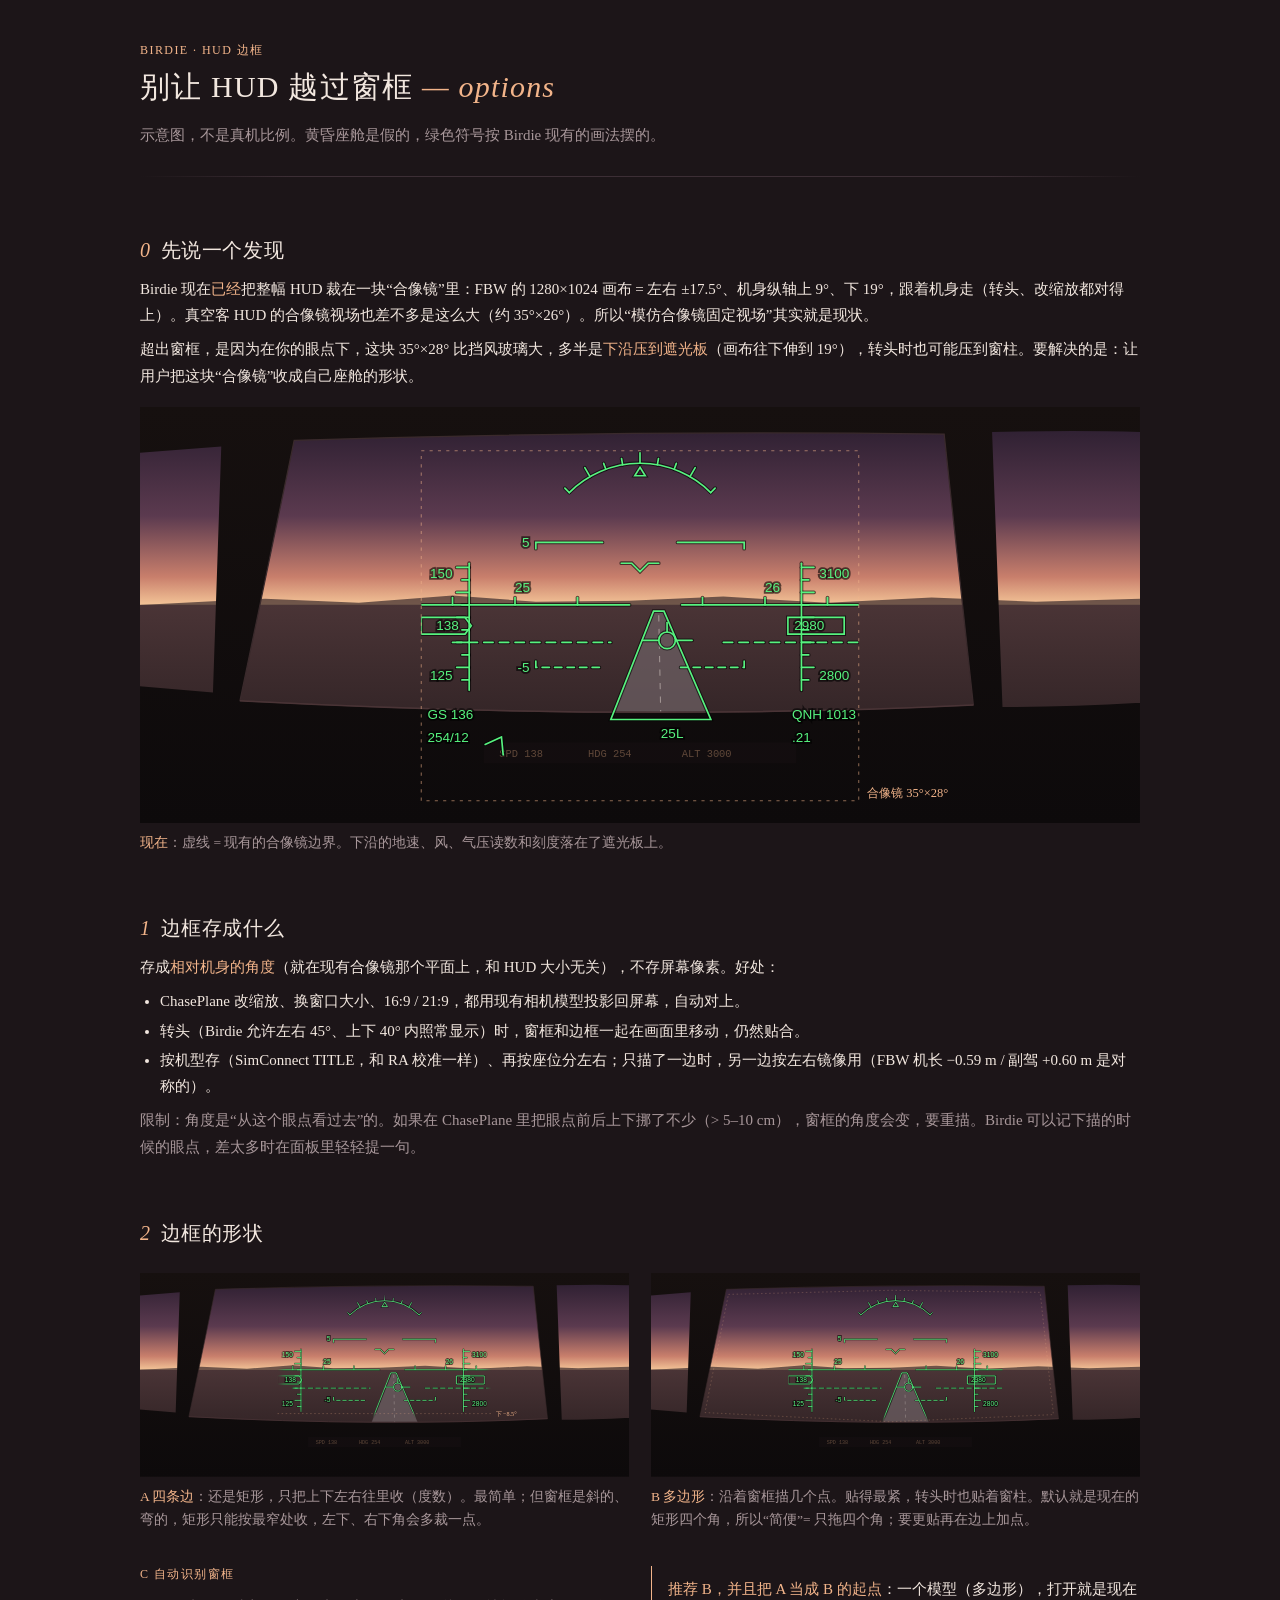
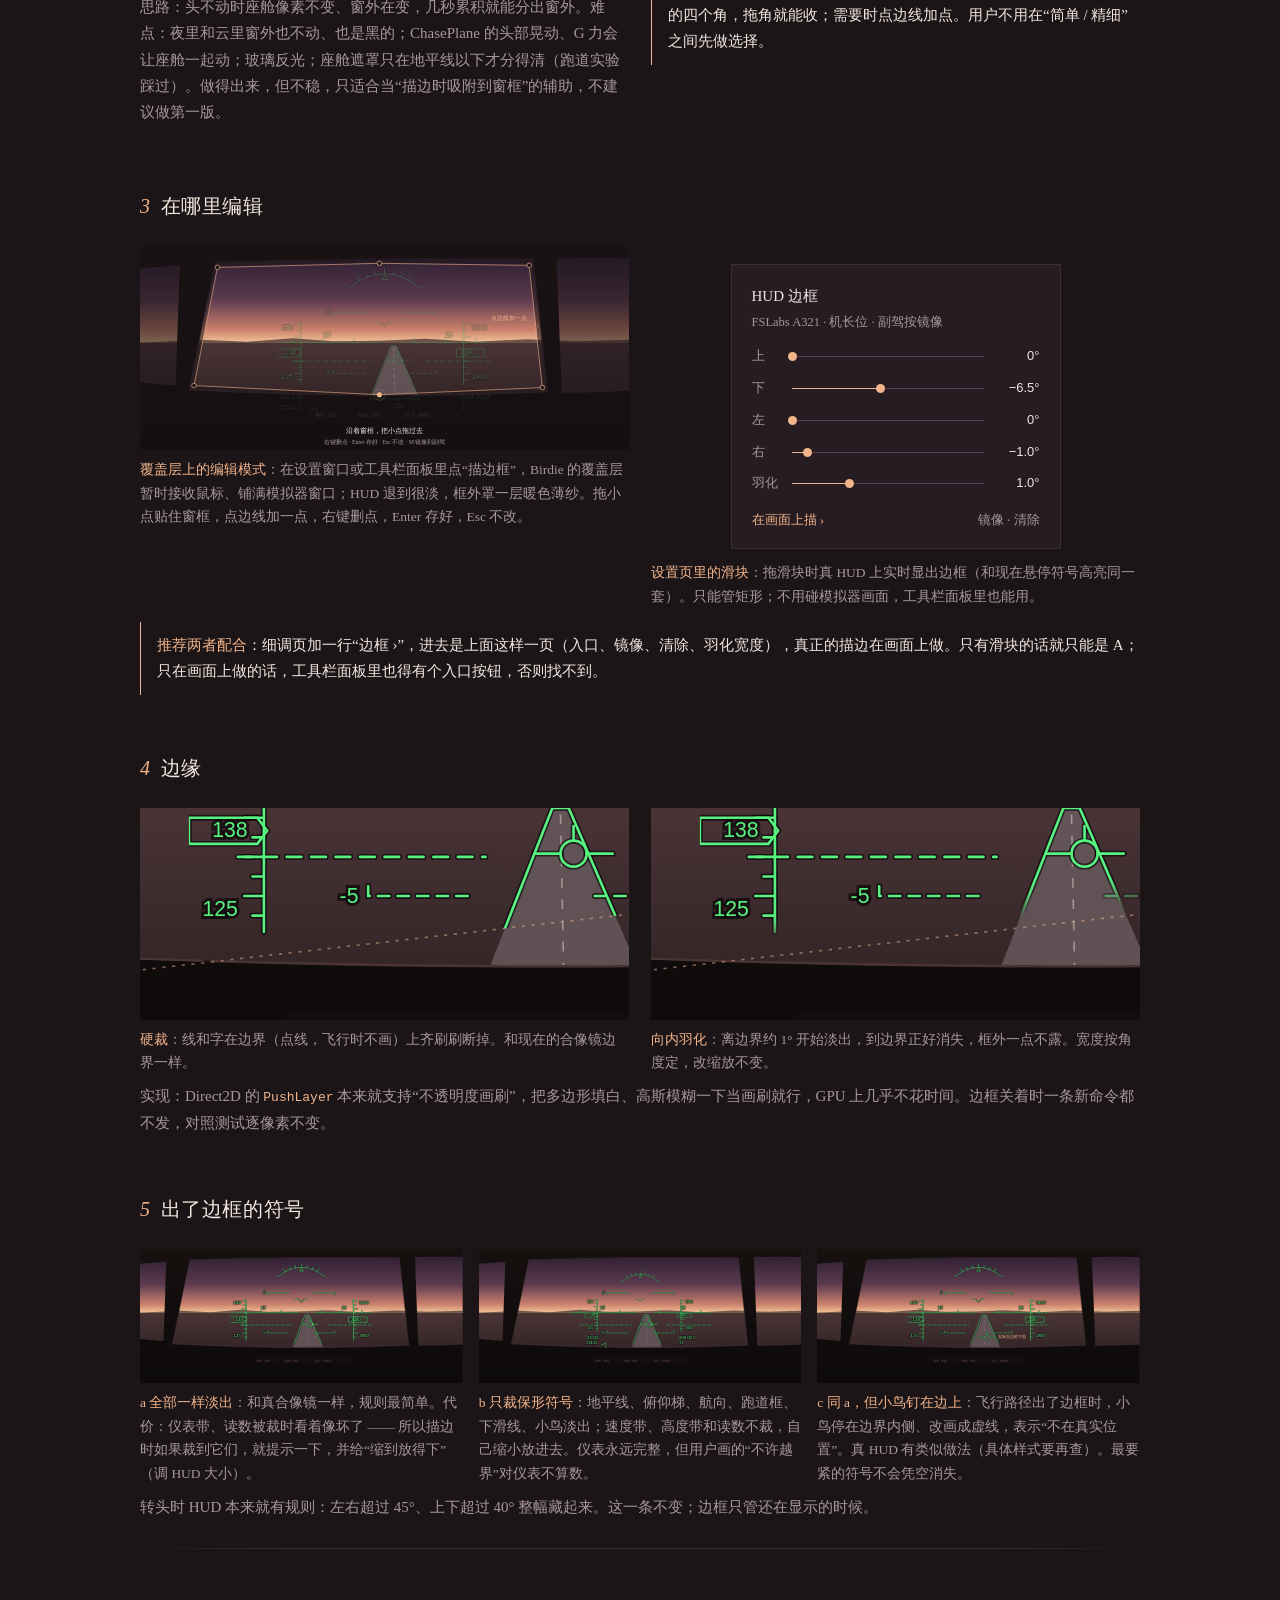
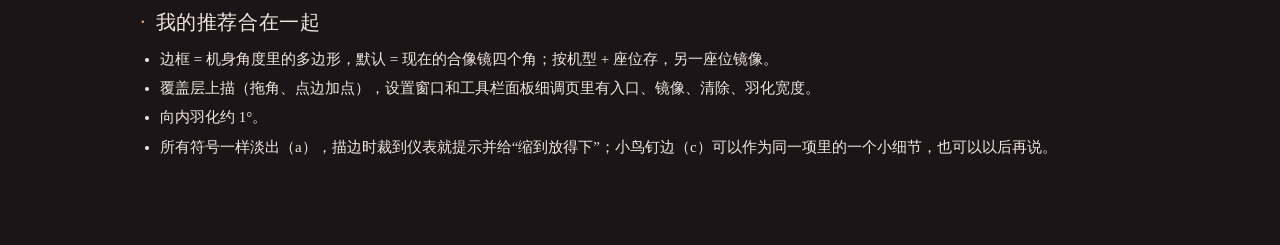
<file: docs/design/hud-border/options.html>
<!doctype html>
<html lang="zh-CN">
<head>
<meta charset="utf-8">
<meta name="viewport" content="width=device-width, initial-scale=1">
<title>HUD 边框方案</title>
<style>
  :root {
    --bg: #1c1518; --ink: #f2e7df; --mute: #a8979a; --apricot: #f2b48a; --line: #3c2e35; --hud: #57f27f;
  }
  * { box-sizing: border-box; }
  html, body { margin: 0; background: var(--bg); color: var(--ink); }
  body { font: 15px/1.75 "Noto Serif SC", "Source Han Serif SC", "Songti SC", serif; padding: 40px 16px 80px; }
  main { max-width: 1000px; margin: 0 auto; }
  h1 { font-weight: 400; font-size: 30px; letter-spacing: .04em; margin: 0 0 6px; }
  h1 em { font-family: "Cormorant Garamond", Georgia, serif; color: var(--apricot); font-weight: 400; }
  h2 { font-weight: 400; font-size: 20px; margin: 56px 0 4px; letter-spacing: .03em; }
  h2 .n { font-family: "Cormorant Garamond", Georgia, serif; font-style: italic; color: var(--apricot); margin-right: 10px; }
  p { margin: 8px 0; color: var(--ink); }
  .mute { color: var(--mute); }
  .lede { color: var(--mute); max-width: 760px; }
  .hair { height: 1px; background: linear-gradient(90deg, transparent, var(--line) 15%, var(--line) 85%, transparent); margin: 28px 0; }
  figure { margin: 18px 0 0; }
  figure svg { width: 100%; height: auto; display: block; }
  figcaption { color: var(--mute); font-size: 13.5px; margin-top: 8px; }
  figcaption b { color: var(--apricot); font-weight: 400; }
  .grid2 { display: flex; gap: 22px; flex-wrap: wrap; }
  .grid2 > figure { flex: 1 1 440px; min-width: 0; }
  .grid3 { display: flex; gap: 16px; flex-wrap: wrap; }
  .grid3 > figure { flex: 1 1 290px; min-width: 0; }
  .tag { font-size: 12px; letter-spacing: .12em; color: var(--apricot); }
  .rec { border-left: 1px solid var(--apricot); padding: 2px 0 2px 16px; margin: 14px 0; }
  .rec b { color: var(--apricot); font-weight: 400; }
  ul { padding-left: 20px; margin: 6px 0; }
  li { margin: 3px 0; }
  .panel { background: #261c21; padding: 18px 20px 16px; width: 100%; max-width: 330px; border: 1px solid var(--line); }
  .panel .t { font-size: 15px; margin-bottom: 2px; }
  .panel .s { color: var(--mute); font-size: 12.5px; margin-bottom: 12px; }
  .row { display: flex; align-items: center; gap: 10px; margin: 9px 0; font-size: 13px; }
  .row .k { width: 30px; color: var(--mute); white-space: nowrap; }
  .row .bar { flex: 1; height: 1px; background: #5b3a4f; position: relative; }
  .row .bar i { position: absolute; left: 0; top: 0; height: 1px; background: var(--apricot); }
  .row .bar b { position: absolute; top: -4px; width: 9px; height: 9px; border-radius: 50%; background: var(--apricot); }
  .row .v { width: 46px; text-align: right; font-family: "Barlow Semi Condensed", "Segoe UI", sans-serif; color: var(--ink); }
  .links { display: flex; justify-content: space-between; margin-top: 14px; font-size: 13px; color: var(--apricot); }
  .links span:last-child { color: var(--mute); }
  .cards { display: flex; gap: 22px; flex-wrap: wrap; align-items: flex-start; }
  .cards > div { flex: 1 1 300px; min-width: 0; }
  code { font-family: Consolas, monospace; font-size: 13px; color: var(--apricot); }
</style>
</head>
<body>
<main>
  <div class="tag">BIRDIE · HUD 边框</div>
  <h1>别让 HUD 越过窗框 <em>— options</em></h1>
  <p class="lede">示意图，不是真机比例。黄昏座舱是假的，绿色符号按 Birdie 现有的画法摆的。</p>

  <div class="hair"></div>

  <h2><span class="n">0</span>先说一个发现</h2>
  <p>Birdie 现在<b style="color:var(--apricot);font-weight:400">已经</b>把整幅 HUD 裁在一块“合像镜”里：FBW 的 1280×1024 画布 = 左右 ±17.5°、机身纵轴上 9°、下 19°，跟着机身走（转头、改缩放都对得上）。真空客 HUD 的合像镜视场也差不多是这么大（约 35°×26°）。所以“模仿合像镜固定视场”其实就是现状。</p>
  <p>超出窗框，是因为在你的眼点下，这块 35°×28° 比挡风玻璃大，多半是<b style="color:var(--apricot);font-weight:400">下沿压到遮光板</b>（画布往下伸到 19°），转头时也可能压到窗柱。要解决的是：让用户把这块“合像镜”收成自己座舱的形状。</p>

  <figure>
    <svg id="f-now" viewBox="0 0 960 400"></svg>
    <figcaption><b>现在</b>：虚线 = 现有的合像镜边界。下沿的地速、风、气压读数和刻度落在了遮光板上。</figcaption>
  </figure>

  <h2><span class="n">1</span>边框存成什么</h2>
  <p>存成<b style="color:var(--apricot);font-weight:400">相对机身的角度</b>（就在现有合像镜那个平面上，和 HUD 大小无关），不存屏幕像素。好处：</p>
  <ul>
    <li>ChasePlane 改缩放、换窗口大小、16:9 / 21:9，都用现有相机模型投影回屏幕，自动对上。</li>
    <li>转头（Birdie 允许左右 45°、上下 40° 内照常显示）时，窗框和边框一起在画面里移动，仍然贴合。</li>
    <li>按机型存（SimConnect TITLE，和 RA 校准一样）、再按座位分左右；只描了一边时，另一边按左右镜像用（FBW 机长 −0.59 m / 副驾 +0.60 m 是对称的）。</li>
  </ul>
  <p class="mute">限制：角度是“从这个眼点看过去”的。如果在 ChasePlane 里把眼点前后上下挪了不少（> 5–10 cm），窗框的角度会变，要重描。Birdie 可以记下描的时候的眼点，差太多时在面板里轻轻提一句。</p>

  <h2><span class="n">2</span>边框的形状</h2>
  <div class="grid2">
    <figure>
      <svg id="f-rect" viewBox="0 0 960 400"></svg>
      <figcaption><b>A 四条边</b>：还是矩形，只把上下左右往里收（度数）。最简单；但窗框是斜的、弯的，矩形只能按最窄处收，左下、右下角会多裁一点。</figcaption>
    </figure>
    <figure>
      <svg id="f-poly" viewBox="0 0 960 400"></svg>
      <figcaption><b>B 多边形</b>：沿着窗框描几个点。贴得最紧，转头时也贴着窗柱。默认就是现在的矩形四个角，所以“简便”= 只拖四个角；要更贴再在边上加点。</figcaption>
    </figure>
  </div>
  <div class="cards" style="margin-top:20px">
    <div>
      <p><span class="tag">C 自动识别窗框</span></p>
      <p class="mute">思路：头不动时座舱像素不变、窗外在变，几秒累积就能分出窗外。难点：夜里和云里窗外也不动、也是黑的；ChasePlane 的头部晃动、G 力会让座舱一起动；玻璃反光；座舱遮罩只在地平线以下才分得清（跑道实验踩过）。做得出来，但不稳，只适合当“描边时吸附到窗框”的辅助，不建议做第一版。</p>
    </div>
    <div class="rec">
      <p><b>推荐 B，并且把 A 当成 B 的起点</b>：一个模型（多边形），打开就是现在的四个角，拖角就能收；需要时点边线加点。用户不用在“简单 / 精细”之间先做选择。</p>
    </div>
  </div>

  <h2><span class="n">3</span>在哪里编辑</h2>
  <div class="grid2">
    <figure>
      <svg id="f-edit" viewBox="0 0 960 400"></svg>
      <figcaption><b>覆盖层上的编辑模式</b>：在设置窗口或工具栏面板里点“描边框”，Birdie 的覆盖层暂时接收鼠标、铺满模拟器窗口；HUD 退到很淡，框外罩一层暖色薄纱。拖小点贴住窗框，点边线加一点，右键删点，Enter 存好，Esc 不改。</figcaption>
    </figure>
    <figure>
      <div style="display:flex;justify-content:center;padding:18px 0 4px">
        <div class="panel">
          <div class="t">HUD 边框</div>
          <div class="s">FSLabs A321 · 机长位 · 副驾按镜像</div>
          <div class="row"><span class="k">上</span><span class="bar"><i style="width:0%"></i><b style="left:-4px"></b></span><span class="v">0°</span></div>
          <div class="row"><span class="k">下</span><span class="bar"><i style="width:46%"></i><b style="left:calc(46% - 4px)"></b></span><span class="v">−6.5°</span></div>
          <div class="row"><span class="k">左</span><span class="bar"><i style="width:0%"></i><b style="left:-4px"></b></span><span class="v">0°</span></div>
          <div class="row"><span class="k">右</span><span class="bar"><i style="width:8%"></i><b style="left:calc(8% - 4px)"></b></span><span class="v">−1.0°</span></div>
          <div class="row"><span class="k">羽化</span><span class="bar"><i style="width:30%"></i><b style="left:calc(30% - 4px)"></b></span><span class="v">1.0°</span></div>
          <div class="links"><span>在画面上描 ›</span><span>镜像 · 清除</span></div>
        </div>
      </div>
      <figcaption><b>设置页里的滑块</b>：拖滑块时真 HUD 上实时显出边框（和现在悬停符号高亮同一套）。只能管矩形；不用碰模拟器画面，工具栏面板里也能用。</figcaption>
    </figure>
  </div>
  <div class="rec">
    <p><b>推荐两者配合</b>：细调页加一行“边框 ›”，进去是上面这样一页（入口、镜像、清除、羽化宽度），真正的描边在画面上做。只有滑块的话就只能是 A；只在画面上做的话，工具栏面板里也得有个入口按钮，否则找不到。</p>
  </div>

  <h2><span class="n">4</span>边缘</h2>
  <div class="grid2">
    <figure>
      <svg id="f-hard" viewBox="240 196 300 130"></svg>
      <figcaption><b>硬裁</b>：线和字在边界（点线，飞行时不画）上齐刷刷断掉。和现在的合像镜边界一样。</figcaption>
    </figure>
    <figure>
      <svg id="f-soft" viewBox="240 196 300 130"></svg>
      <figcaption><b>向内羽化</b>：离边界约 1° 开始淡出，到边界正好消失，框外一点不露。宽度按角度定，改缩放不变。</figcaption>
    </figure>
  </div>
  <p class="mute">实现：Direct2D 的 <code>PushLayer</code> 本来就支持“不透明度画刷”，把多边形填白、高斯模糊一下当画刷就行，GPU 上几乎不花时间。边框关着时一条新命令都不发，对照测试逐像素不变。</p>

  <h2><span class="n">5</span>出了边框的符号</h2>
  <div class="grid3">
    <figure>
      <svg id="f-all" viewBox="0 0 960 400"></svg>
      <figcaption><b>a 全部一样淡出</b>：和真合像镜一样，规则最简单。代价：仪表带、读数被裁时看着像坏了 —— 所以描边时如果裁到它们，就提示一下，并给“缩到放得下”（调 HUD 大小）。</figcaption>
    </figure>
    <figure>
      <svg id="f-kept" viewBox="0 0 960 400"></svg>
      <figcaption><b>b 只裁保形符号</b>：地平线、俯仰梯、航向、跑道框、下滑线、小鸟淡出；速度带、高度带和读数不裁，自己缩小放进去。仪表永远完整，但用户画的“不许越界”对仪表不算数。</figcaption>
    </figure>
    <figure>
      <svg id="f-pin" viewBox="0 0 960 400"></svg>
      <figcaption><b>c 同 a，但小鸟钉在边上</b>：飞行路径出了边框时，小鸟停在边界内侧、改画成虚线，表示“不在真实位置”。真 HUD 有类似做法（具体样式要再查）。最要紧的符号不会凭空消失。</figcaption>
    </figure>
  </div>
  <p class="mute">转头时 HUD 本来就有规则：左右超过 45°、上下超过 40° 整幅藏起来。这一条不变；边框只管还在显示的时候。</p>

  <div class="hair"></div>
  <h2><span class="n">·</span>我的推荐合在一起</h2>
  <ul>
    <li>边框 = 机身角度里的多边形，默认 = 现在的合像镜四个角；按机型 + 座位存，另一座位镜像。</li>
    <li>覆盖层上描（拖角、点边加点），设置窗口和工具栏面板细调页里有入口、镜像、清除、羽化宽度。</li>
    <li>向内羽化约 1°。</li>
    <li>所有符号一样淡出（a），描边时裁到仪表就提示并给“缩到放得下”；小鸟钉边（c）可以作为同一项里的一个小细节，也可以以后再说。</li>
  </ul>
</main>

<script>
(() => {
  const HUD = '#57f27f';
  const S = 12, BX = 480, BY = 150;             // px per degree, boresight
  const CAN = { x0: 270, x1: 690, y0: 42, y1: 378 };   // FBW canvas: ±17.5°, +9° / −19°
  const WIND = 'M148,32 Q460,22 772,26 L800,286 Q470,302 96,282 Z';      // captain front windshield
  const POLY = '152,42 470,34 764,38 790,278 470,292 106,274';          // traced, inset a little
  const POLYPTS = POLY.split(' ').map(p => p.split(',').map(Number));
  let uid = 0;

  function background() {
    return `
    <defs>
      <linearGradient id="sky${uid}" x1="0" y1="0" x2="0" y2="1">
        <stop offset="0" stop-color="#241a2b"/><stop offset=".55" stop-color="#5b3a4f"/>
        <stop offset=".86" stop-color="#c97f6c"/><stop offset="1" stop-color="#f3c497"/>
      </linearGradient>
      <linearGradient id="gnd${uid}" x1="0" y1="0" x2="0" y2="1">
        <stop offset="0" stop-color="#4a3436"/><stop offset="1" stop-color="#1f1719"/>
      </linearGradient>
      <linearGradient id="frm${uid}" x1="0" y1="0" x2="0" y2="1">
        <stop offset="0" stop-color="#16100f"/><stop offset="1" stop-color="#0d0a0b"/>
      </linearGradient>
    </defs>
    <rect width="960" height="190" fill="url(#sky${uid})"/>
    <rect y="190" width="960" height="210" fill="url(#gnd${uid})"/>
    <path d="M0,190 L120,184 L210,188 L300,181 L380,187 L470,186 L560,182 L660,188 L760,183 L860,187 L960,184 L960,190 Z" fill="#3a2a2c" opacity=".7"/>
    <polygon points="493,196 503,196 548,300 452,300" fill="#6d5f63" opacity=".75"/>
    <line x1="498" y1="200" x2="500" y2="300" stroke="#f2e7df" stroke-width="1" stroke-dasharray="6 7" opacity=".45"/>`;
  }

  function cockpit() {
    return `
    <path fill-rule="evenodd" fill="url(#frm${uid})" d="M0,0 H960 V400 H0 Z
      ${WIND}
      M818,24 Q900,22 960,24 L960,284 Q890,288 828,288 Z
      M0,44 L78,38 L70,274 L0,268 Z"/>
    <path d="${WIND}" fill="none" stroke="#3a2a2c" stroke-width="1.2"/>
    <path d="M96,282 Q470,302 800,286" fill="none" stroke="#4a3436" stroke-width="1.5"/>
    <g fill="#f2b48a" opacity=".35" font-family="Consolas,monospace" font-size="10">
      <rect x="330" y="322" width="300" height="20" fill="#1c1518" opacity=".9"/>
      <text x="345" y="336">SPD 138</text><text x="430" y="336">HDG 254</text><text x="520" y="336">ALT 3000</text>
    </g>`;
  }

  // HUD symbols. fixed = airframe-fixed group (tapes, readouts), conf = conformal group.
  function conformal(o = {}) {
    const by = o.birdY ?? 224, bx = o.birdX ?? 506, dash = o.birdDash;
    const tk = [];
    for (let x = 300; x <= 680; x += 60) if (x < 470 || x > 520) tk.push(`<line x1="${x}" y1="190" x2="${x}" y2="183"/>`);
    const bird = `
      <g ${dash ? 'stroke-dasharray="3 3"' : ''}>
        <circle cx="${bx}" cy="${by}" r="8"/>
        <line x1="${bx - 8}" y1="${by}" x2="${bx - 24}" y2="${by}"/><line x1="${bx + 8}" y1="${by}" x2="${bx + 24}" y2="${by}"/>
        <line x1="${bx}" y1="${by - 8}" x2="${bx}" y2="${by - 17}"/>
      </g>`;
    return `
      <line x1="200" y1="190" x2="470" y2="190"/><line x1="520" y1="190" x2="760" y2="190"/>
      ${tk.join('')}
      <g class="t"><text x="360" y="178">25</text><text x="600" y="178">26</text></g>
      <polyline points="380,136 380,130 444,130"/><polyline points="580,136 580,130 516,130"/>
      <g class="t" text-anchor="end"><text x="374" y="134">5</text></g>
      <g stroke-dasharray="7 5"><polyline points="380,244 380,250 444,250"/><polyline points="580,244 580,250 516,250"/></g>
      <g class="t" text-anchor="end"><text x="374" y="254">-5</text></g>
      <g stroke-dasharray="9 6"><line x1="300" y1="226" x2="452" y2="226"/><line x1="560" y1="226" x2="740" y2="226"/></g>
      <g class="t" text-anchor="start"><text x="744" y="230">-3.0</text></g>
      <polygon points="493,196 503,196 548,300 452,300" fill="none"/>
      <g class="t"><text x="500" y="318">25L</text></g>
      ${bird}`;
  }
  function fixed() {
    const sp = [], al = [];
    for (let y = 154; y <= 270; y += 12) sp.push(`<line x1="316" y1="${y}" x2="${y % 24 === 10 ? 304 : 309}" y2="${y}"/>`);
    for (let y = 154; y <= 270; y += 12) al.push(`<line x1="635" y1="${y}" x2="${y % 24 === 10 ? 647 : 642}" y2="${y}"/>`);
    const roll = [];
    for (const a of [-45, -30, -20, -10, 0, 10, 20, 30, 45]) {
      const r = a * Math.PI / 180, R0 = 96, R1 = a % 30 === 0 ? 106 : 102;
      roll.push(`<line x1="${BX + R0 * Math.sin(r)}" y1="${BY - R0 * Math.cos(r)}" x2="${BX + R1 * Math.sin(r)}" y2="${BY - R1 * Math.cos(r)}"/>`);
    }
    return `
      <line x1="316" y1="150" x2="316" y2="272"/>${sp.join('')}
      <polygon points="270,202 312,202 318,210 312,218 270,218" fill="none"/>
      <g class="t" text-anchor="end"><text x="306" y="214">138</text><text x="300" y="164">150</text><text x="300" y="262">125</text></g>
      <line x1="635" y1="150" x2="635" y2="272"/>${al.join('')}
      <polygon points="622,202 676,202 676,218 622,218" fill="none"/>
      <g class="t" text-anchor="start"><text x="628" y="214">2980</text><text x="652" y="164">3100</text><text x="652" y="262">2800</text></g>
      <path d="M${BX - 96 * Math.sin(Math.PI / 4)},${BY - 96 * Math.cos(Math.PI / 4)} A96,96 0 0 1 ${BX + 96 * Math.sin(Math.PI / 4)},${BY - 96 * Math.cos(Math.PI / 4)}" fill="none"/>
      ${roll.join('')}
      <polygon points="480,58 475,66 485,66" fill="none"/>
      <polyline points="462,150 472,150 480,158 488,150 498,150"/>
      <g class="t" text-anchor="start">
        <text x="276" y="300">GS 136</text><text x="276" y="322">254/12</text>
        <text x="626" y="300">QNH 1013</text><text x="626" y="322">.21</text>
      </g>
      <polyline points="334,330 344,316 354,330" fill="none" transform="rotate(30 344 322)"/>`;
  }
  function hudGroup(inner, extra = '') {
    return `<g stroke="${HUD}" stroke-width="1.6" fill="none" stroke-linecap="round" ${extra}
      style="paint-order:stroke" font-family="'Barlow Semi Condensed','Segoe UI',sans-serif" font-size="13">
      <g stroke="#000" stroke-opacity=".6" stroke-width="3.6">${inner.replace(/class="t"/g, 'class="t" fill="none"')}</g>
      <g>${inner.replace(/class="t"/g, `class="t" fill="${HUD}" stroke="none"`)}</g></g>`;
  }

  // clip / mask helpers
  function canvasClip(id) { return `<clipPath id="${id}"><rect x="${CAN.x0}" y="${CAN.y0}" width="${CAN.x1 - CAN.x0}" height="${CAN.y1 - CAN.y0}"/></clipPath>`; }
  function polyMask(id, shape, blur) {
    return `<filter id="${id}b" x="-10%" y="-10%" width="120%" height="120%"><feGaussianBlur stdDeviation="${blur}"/></filter>
      <mask id="${id}" maskUnits="userSpaceOnUse" x="0" y="0" width="960" height="400">
        <g filter="${blur ? `url(#${id}b)` : ''}">${shape}</g></mask>`;
  }
  // inset polygon roughly toward its centroid, so the feather ends at the border
  function inset(pts, d) {
    const cx = pts.reduce((a, p) => a + p[0], 0) / pts.length, cy = pts.reduce((a, p) => a + p[1], 0) / pts.length;
    return pts.map(([x, y]) => { const l = Math.hypot(x - cx, y - cy); return [x - (x - cx) / l * d, y - (y - cy) / l * d]; });
  }
  const ptsStr = p => p.map(q => q.map(v => v.toFixed(1)).join(',')).join(' ');

  function draw(id, mode) {
    uid++;
    const el = document.getElementById(id);
    const u = 'u' + uid;
    let defs = canvasClip(u + 'c'), body = '';
    const softPoly = blur => polyMask(u + 'm', `<polygon points="${ptsStr(inset(POLYPTS, blur * 1.6))}" fill="#fff"/>`, blur);
    const rectMask = blur => polyMask(u + 'm', `<rect x="${CAN.x0 + blur * 1.6}" y="${CAN.y0 + blur * 1.6}" width="${CAN.x1 - CAN.x0 - blur * 3.2}" height="${276 - CAN.y0 - blur * 1.6}" fill="#fff"/>`, blur);
    const both = conformal() + fixed();
    if (mode === 'now') {
      body = `<g clip-path="url(#${u}c)">${hudGroup(both)}</g>
        <rect x="${CAN.x0}" y="${CAN.y0}" width="${CAN.x1 - CAN.x0}" height="${CAN.y1 - CAN.y0}" fill="none" stroke="#f2b48a" stroke-opacity=".55" stroke-dasharray="3 5"/>
        <g font-size="12" fill="#f2b48a" font-family="'Noto Serif SC',serif"><text x="${CAN.x1 + 8}" y="${CAN.y1 - 4}">合像镜 35°×28°</text></g>`;
    } else if (mode === 'rect') {
      defs += rectMask(5);
      body = `<g clip-path="url(#${u}c)" mask="url(#${u}m)">${hudGroup(both)}</g>
        <line x1="${CAN.x0}" y1="276" x2="${CAN.x1}" y2="276" stroke="#f2b48a" stroke-opacity=".5" stroke-dasharray="3 5"/>
        <g font-size="12" fill="#f2b48a" font-family="'Noto Serif SC',serif"><text x="${CAN.x1 + 8}" y="280">下 −8.5°</text></g>`;
    } else if (mode === 'poly' || mode === 'all' || mode === 'soft') {
      defs += softPoly(5);
      body = `<g clip-path="url(#${u}c)" mask="url(#${u}m)">${hudGroup(both)}</g>`;
      if (mode === 'poly') body += `<polygon points="${POLY}" fill="none" stroke="#f2b48a" stroke-opacity=".45" stroke-dasharray="3 5"/>`;
    } else if (mode === 'hard' || mode === 'cutsoft') {
      // close-up: a slanted bottom edge that runs through the speed tape and the runway
      const soft = mode === 'cutsoft';
      const cut = soft ? '200,0 760,0 760,222 200,286' : '200,0 760,0 760,236 200,300';
      defs += polyMask(u + 'm', `<polygon points="${cut}" fill="#fff"/>`, soft ? 6 : 0);
      body = `<g clip-path="url(#${u}c)" mask="url(#${u}m)">${hudGroup(both)}</g>
        <line x1="200" y1="300" x2="760" y2="236" stroke="#f2b48a" stroke-opacity=".5" stroke-dasharray="2 4"/>`;
    } else if (mode === 'kept') {
      defs += softPoly(5);
      const k = 0.78;
      body = `<g clip-path="url(#${u}c)" mask="url(#${u}m)">${hudGroup(conformal())}</g>
        <g transform="translate(${BX * (1 - k)} ${BY * (1 - k)}) scale(${k})">${hudGroup(fixed(), 'stroke-width="2"')}</g>`;
    } else if (mode === 'pin') {
      defs += softPoly(5);
      body = `<g clip-path="url(#${u}c)" mask="url(#${u}m)">${hudGroup(conformal({ birdY: 400 }) + fixed())}</g>
        ${hudGroup(`<g stroke-dasharray="3 3"><circle cx="506" cy="262" r="8"/><line x1="498" y1="262" x2="482" y2="262"/>
          <line x1="514" y1="262" x2="530" y2="262"/><line x1="506" y1="254" x2="506" y2="245"/></g>`)}
        <g font-size="12" fill="#f2b48a" font-family="'Noto Serif SC',serif"><text x="540" y="266">实际在边框下面</text></g>`;
    } else if (mode === 'edit') {
      const handles = POLYPTS.map(([x, y], i) => i === 4
        ? `<circle cx="${x}" cy="${y}" r="11" fill="none" stroke="#f2b48a" stroke-opacity=".35"/><circle cx="${x}" cy="${y}" r="5" fill="#f2b48a"/>`
        : `<circle cx="${x}" cy="${y}" r="4.5" fill="#1c1518" stroke="#f2b48a" stroke-width="1.3"/>`).join('');
      body = `<g clip-path="url(#${u}c)" opacity=".28">${hudGroup(both)}</g>
        <path fill-rule="evenodd" fill="#1c1518" fill-opacity=".55" d="M0,0 H960 V400 H0 Z M${POLY.replace(/ /g, ' L')} Z"/>
        <polygon points="${POLY}" fill="none" stroke="#f2b48a" stroke-width="1.2"/>
        ${handles}
        <circle cx="777" cy="158" r="4.5" fill="none" stroke="#f2b48a" stroke-dasharray="2 2"/>
        <text x="760" y="146" font-size="11" fill="#f2b48a" text-anchor="end" font-family="'Noto Serif SC',serif">点边线加一点</text>
        <g font-family="'Noto Serif SC',serif" text-anchor="middle">
          <text x="480" y="368" font-size="14" fill="#f2e7df">沿着窗框，把小点拖过去</text>
          <text x="480" y="388" font-size="11.5" fill="#a8979a">右键删点 · Enter 存好 · Esc 不改 · M 镜像到副驾</text>
        </g>`;
    }
    // the overlay is drawn over the cockpit, as in the sim
    el.innerHTML = background() + `<defs>${defs}</defs>` + cockpit() + body;
  }

  draw('f-now', 'now');
  draw('f-rect', 'rect');
  draw('f-poly', 'poly');
  draw('f-edit', 'edit');
  draw('f-hard', 'hard');
  draw('f-soft', 'cutsoft');
  draw('f-all', 'all');
  draw('f-kept', 'kept');
  draw('f-pin', 'pin');
})();
</script>
</body>
</html>
</file>
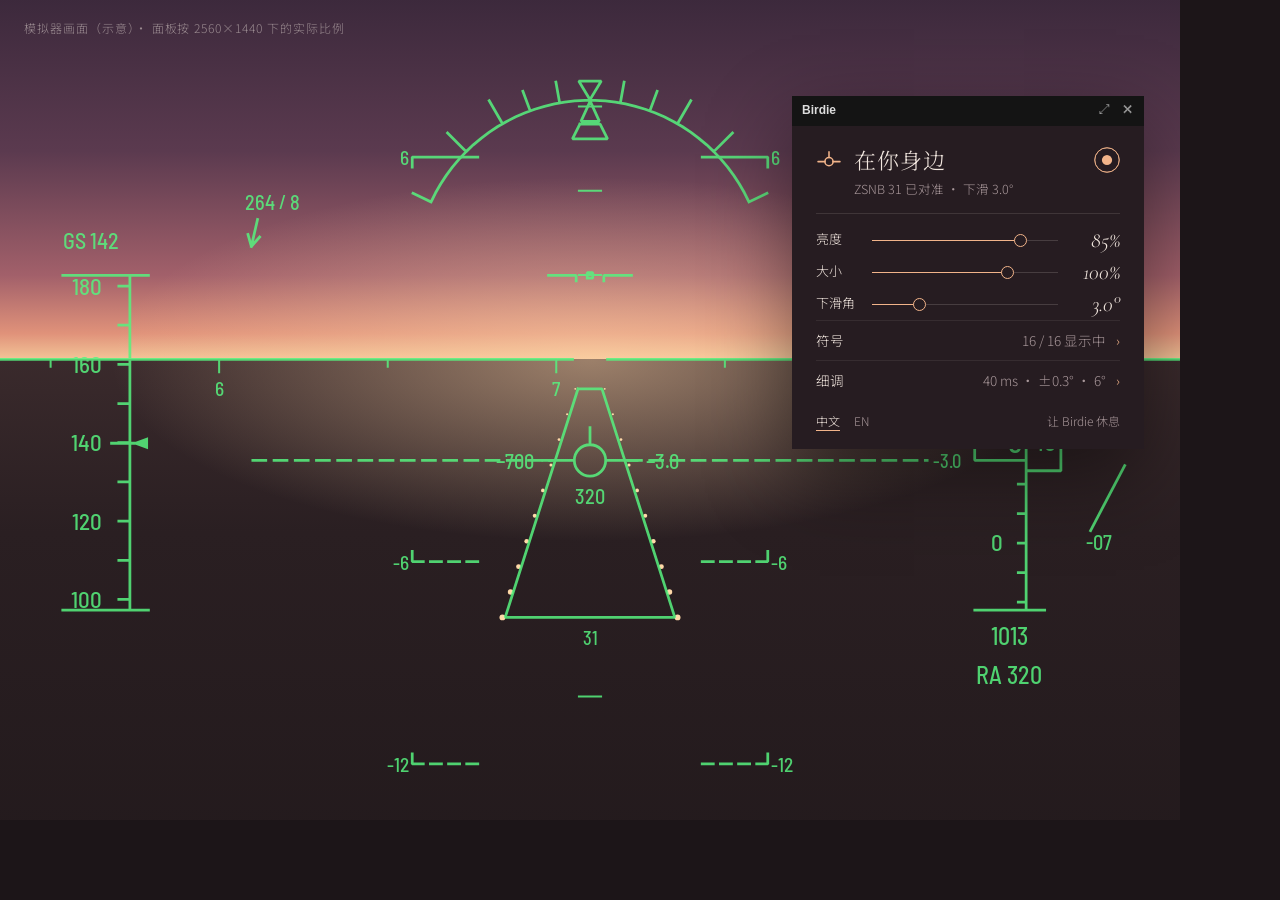
<file: docs/design/panel-v2/c-pocket.html>
<!DOCTYPE html>
<html lang="zh-CN">
<head>
<meta charset="utf-8">
<meta name="viewport" content="width=1180">
<title>方向 C · 随身</title>
<link rel="stylesheet" href="https://fonts.googleapis.com/css2?family=Cormorant+Garamond:ital,wght@1,400;1,500&family=Noto+Serif+SC:wght@400;500&family=Noto+Sans+SC:wght@300;400&family=Barlow+Semi+Condensed:wght@500&display=swap">
<style>
/* Direction C, "pocket": in the sim the real HUD is already behind the panel, so the panel drops its preview and
   becomes small: one page for what you touch in flight, two more pages slide in for symbols and fine tuning.
   The backdrop here stands for the sim view; changes show on that HUD, as they would in the cockpit. */
* { box-sizing: border-box; border-radius: 0; }
html, body { margin: 0; width: 1180px; height: 820px; overflow: hidden; background: #1c1518; color-scheme: dark; }
body { position: relative; color: #f2e7df; font-family: "Noto Sans SC", "Microsoft YaHei", sans-serif; font-weight: 300; font-size: 14px; line-height: 1.6; user-select: none; }
.num { font-family: "Cormorant Garamond", Georgia, serif; font-style: italic; }
.serif { font-family: "Noto Serif SC", serif; }
[role="button"] { cursor: pointer; outline: none; }
[role="button"]:focus-visible { outline: 1px solid #f2b48a; outline-offset: 3px; }

svg#sky { position: absolute; inset: 0; width: 100%; height: 100%; }
.simtag { position: absolute; left: 24px; top: 18px; font-size: 12px; letter-spacing: .08em; color: rgba(242,231,223,.5); }

/* the sim's own panel frame (MSFS draws this; shown for scale) */
.frame { position: absolute; right: 36px; top: 96px; width: 352px; box-shadow: 0 30px 80px rgba(0,0,0,.45); }
.bar { height: 30px; background: #141414; display: flex; align-items: center; padding: 0 10px; font-family: "Segoe UI", sans-serif; font-size: 12px; color: #ddd; font-weight: 400; }
.bar b { flex: 1; font-weight: 600; } .bar span { margin-left: 12px; color: #999; }
.panel { background: #261c21; overflow: hidden; position: relative; transition: height .75s cubic-bezier(.22,.61,.36,1); }
.pages { display: flex; align-items: flex-start; width: 300%; transition: transform .75s cubic-bezier(.22,.61,.36,1); }
.page { width: 33.3333%; padding: 20px 24px 18px; transition: opacity .6s; }
.panel[data-p="1"] .pages { transform: translateX(-33.3333%); }
.panel[data-p="2"] .pages { transform: translateX(-66.6667%); }
.panel[data-p="0"] .page:not(.p0), .panel[data-p="1"] .page:not(.p1), .panel[data-p="2"] .page:not(.p2) { opacity: 0; }

.head { display: flex; align-items: center; }
.mark { width: 26px; height: 26px; margin-right: 12px; flex: none; }
.mark .b { stroke: #f2b48a; animation: breathe 4.8s cubic-bezier(.22,.61,.36,1) infinite; transform-origin: 32px 36px; }
@keyframes breathe { 0%,100% { opacity: .75; transform: scale(.97); } 50% { opacity: 1; transform: scale(1.03); } }
.voice { flex: 1; font-size: 22px; letter-spacing: .05em; line-height: 1.3; transition: opacity .9s; }
.knob { width: 26px; height: 26px; flex: none; }
.knob svg { width: 100%; height: 100%; overflow: visible; }
.knob .ring { fill: none; stroke: #f2b48a; stroke-width: 1; } .knob .core { fill: #f2b48a; transition: opacity .7s; }
.knob .halo { fill: none; stroke: #f2b48a; stroke-width: 1; transform-origin: 17px 17px; animation: halo 4.8s cubic-bezier(.22,.61,.36,1) infinite; }
body.hudoff .knob .core { opacity: 0; } body.hudoff .knob .halo { animation: none; opacity: 0; } body.hudoff .knob .ring { stroke: #a8979a; }
@keyframes halo { 0% { opacity: .55; transform: scale(.5); } 70%,100% { opacity: 0; transform: scale(1.35); } }
.fact { color: #a8979a; font-size: 12.5px; margin: 4px 0 14px 38px; }
.hair { height: 1px; background: rgba(242,231,223,.12); margin: 0 0 10px; }

.scale { display: flex; align-items: center; padding: 2px 0; }
.scale .k { width: 46px; font-size: 13px; }
.scale .tr { position: relative; flex: 1; height: 28px; margin: 0 10px; cursor: pointer; }
.scale .rail, .scale .fill { position: absolute; left: 0; top: 14px; height: 1px; }
.scale .rail { width: 100%; background: rgba(242,231,223,.16); } .scale .fill { background: #f2b48a; }
.scale .th { position: absolute; top: 8px; width: 13px; height: 13px; margin-left: -6.5px; border-radius: 50%; border: 1px solid #f2b48a; background: #261c21; transition: transform .4s; }
.scale .tr:hover .th { transform: scale(1.25); }
.scale .o { width: 52px; text-align: right; font-size: 22px; line-height: 1; }

.nav { display: flex; align-items: baseline; padding: 9px 0; font-size: 13.5px; border-top: 1px solid rgba(242,231,223,.08); }
.nav:first-of-type { margin-top: 8px; }
.nav b { font-weight: 300; flex: 1; } .nav span { color: #a8979a; } .nav .ar { margin-left: 10px; color: #f2b48a; transition: transform .5s; }
.nav:hover .ar { transform: translateX(3px); }
.foot { display: flex; font-size: 12px; color: #a8979a; margin-top: 10px; }
.foot span { margin-right: 14px; } .foot .r { margin: 0 0 0 auto; } .foot .sel { color: #f2e7df; border-bottom: 1px solid #f2b48a; }

.back { font-size: 13px; color: #a8979a; margin-bottom: 12px; display: inline-flex; align-items: center; }
.back:hover { color: #f2e7df; }
.back .serif { font-size: 19px; color: #f2e7df; margin-left: 8px; letter-spacing: .06em; }
.gh { font-family: "Noto Serif SC", serif; font-size: 12px; letter-spacing: .16em; color: #a8979a; display: flex; align-items: center; margin: 4px 0 4px; }
.gh i { flex: 1; height: 1px; background: rgba(242,231,223,.12); margin-left: 10px; }
.gl { display: flex; flex-wrap: wrap; margin-bottom: 6px; }
.g { width: 33.333%; display: flex; flex-direction: column; align-items: center; padding: 5px 0 6px; color: #a8979a; position: relative; transition: color .5s; }
.g svg { width: 26px; height: 26px; overflow: visible; }
.g .ic { fill: none; stroke: currentColor; stroke-width: 1.5; stroke-linecap: round; stroke-linejoin: round; }
.g .t { fill: currentColor; font-family: "Cormorant Garamond", serif; font-style: italic; }
.g .nm { font-size: 11.5px; margin-top: 1px; }
.g:after { content: ""; position: absolute; left: 50%; bottom: 1px; width: 0; height: 1px; background: #f2b48a; transition: width .6s, margin-left .6s; }
.g.sel { color: #f2b48a; } .g.sel:after { width: 18px; margin-left: -9px; }
.g:not(.sel) .ic { opacity: .5; } .g:hover { color: #f2e7df; }

.row { margin-bottom: 10px; }
.row .k { font-size: 12.5px; color: #a8979a; }
.picks .p { margin-right: 14px; font-size: 18px; color: #a8979a; position: relative; }
.picks .p.sel { color: #f2b48a; border-bottom: 1px solid #f2b48a; }
.ra { font-size: 12.5px; color: #a8979a; line-height: 1.7; }
.ra .act { color: #f2e7df; border-bottom: 1px solid #f2b48a; }
</style>
</head>
<body>
  <svg id="sky" viewBox="0 30 1280 890" preserveAspectRatio="xMidYMid slice"></svg>
  <div class="simtag">模拟器画面（示意）· 面板按 2560×1440 下的实际比例</div>

  <div class="frame">
    <div class="bar"><b>Birdie</b><span>⤢</span><span>✕</span></div>
    <div class="panel" id="panel" data-p="0">
      <div class="pages">
        <div class="page p0">
          <div class="head">
            <svg class="mark" viewBox="0 0 64 64" aria-hidden="true"><g class="b" fill="none" stroke-width="3.8" stroke-linecap="round"><circle cx="32" cy="36" r="10"/><path d="M22 36H5M42 36h17M32 26V12"/></g></svg>
            <div class="voice serif" id="voice">在你身边</div>
            <div class="knob" id="power" role="button" tabindex="0"><svg viewBox="0 0 34 34"><circle class="halo" cx="17" cy="17" r="16"/><circle class="ring" cx="17" cy="17" r="16"/><circle class="core" cx="17" cy="17" r="6.7"/></svg></div>
          </div>
          <div class="fact" id="fact">ZSNB 31 已对准 · 下滑 3.0°</div>
          <div class="hair"></div>
          <div class="scale" data-s="bright"></div>
          <div class="scale" data-s="size"></div>
          <div class="scale" data-s="glide"></div>
          <div class="nav" role="button" tabindex="0" data-go="1"><b>符号</b><span id="count">15 / 15 显示中</span><span class="ar">›</span></div>
          <div class="nav" role="button" tabindex="0" data-go="2"><b>细调</b><span>40 ms · ±0.3° · 6°</span><span class="ar">›</span></div>
          <div class="foot"><span class="sel">中文</span><span>EN</span><span class="r">让 Birdie 休息</span></div>
        </div>
        <div class="page p1">
          <div class="back" role="button" tabindex="0" data-go="0">‹<span class="serif">符号</span></div>
          <div class="gh">飞行路径<i></i></div><div class="gl" data-g="path"></div>
          <div class="gh">天地<i></i></div><div class="gl" data-g="world"></div>
          <div class="gh">仪表<i></i></div><div class="gl" data-g="inst"></div>
        </div>
        <div class="page p2">
          <div class="back" role="button" tabindex="0" data-go="0">‹<span class="serif">细调</span></div>
          <div class="row"><div class="k">显示延迟补偿</div><div class="picks num"><span class="p">0</span><span class="p">20</span><span class="p sel">40</span><span class="p">60</span><span class="p">100</span><span class="p">150 ms</span></div></div>
          <div class="row"><div class="k">拉平提示容差</div><div class="picks num"><span class="p">±0.2°</span><span class="p sel">±0.3°</span><span class="p">±0.5°</span><span class="p">±0.8°</span></div></div>
          <div class="row"><div class="k">俯仰刻度间隔</div><div class="picks num"><span class="p">3°</span><span class="p">5°</span><span class="p sel">6°</span><span class="p">10°</span></div></div>
          <div class="row"><div class="k">小鸟下的 RA 从多高开始出现</div><div class="picks num"><span class="p">200</span><span class="p">300</span><span class="p sel">500</span><span class="p">1000</span><span class="p">1500</span><span class="p">2500 ft</span></div></div>
          <div class="hair"></div>
          <div class="ra">无线电高度校准 · FlyByWire A320neo<br>读数减去 <span class="num" style="font-size:17px;color:#f2e7df">6.2 ft</span> · 停在地面时 <span class="act">重新记下</span><br><span style="opacity:.7">开机时陪着你 ● · 日志</span></div>
        </div>
      </div>
    </div>
  </div>

<script src="hud.js"></script>
<script>
(function () {
  var H = BirdieHUD, s = JSON.parse(JSON.stringify(H.DEFAULT)), $ = function (id) { return document.getElementById(id); };
  var pv = H.Preview($('sky'), s, { sky: true });

  function fitPanel() { var p = $('panel'); p.style.height = p.querySelector('.p' + p.getAttribute('data-p')).offsetHeight + 'px'; }
  Array.prototype.forEach.call(document.querySelectorAll('[data-go]'), function (b) {
    b.addEventListener('click', function () { $('panel').setAttribute('data-p', b.getAttribute('data-go')); fitPanel(); });
  });
  window.addEventListener('load', fitPanel);
  setTimeout(fitPanel, 0);

  var gs = {};
  Array.prototype.forEach.call(document.querySelectorAll('.gl'), function (box) {
    H.GLYPHS[box.getAttribute('data-g')].forEach(function (g) {
      var el = document.createElement('div');
      el.className = 'g'; el.setAttribute('role', 'button'); el.setAttribute('tabindex', '0');
      el.innerHTML = '<svg viewBox="0 0 34 34">' + g[5] + '</svg><span class="nm">' + g[2] + '</span>';
      el.addEventListener('mouseenter', function () { pv.setFocus(g[0]); });
      el.addEventListener('mouseleave', function () { pv.setFocus(null); });
      el.addEventListener('click', function () { s[g[1]] = !s[g[1]]; paint(); pv.update(); });
      box.appendChild(el); gs[g[0]] = el;
    });
  });
  function paint() {
    var n = 0;
    for (var k in gs) { var on = !!s[H.glyph(k)[1]]; H.cls(gs[k], 'sel', on); n += on ? 1 : 0; }
    $('count').textContent = n + ' / ' + H.ALL.length + ' 显示中';
  }
  paint();

  var SC = {
    bright: { lbl: '亮度', key: 'opacity', min: 25, max: 100, step: 5, get: function (v) { return Math.round(v * 100); }, put: function (x) { return x / 100; }, out: function (x) { return x + '%'; } },
    size: { lbl: '大小', key: 'hud_scale', min: 60, max: 115, step: 5, get: function (v) { return Math.round(v * 100); }, put: function (x) { return x / 100; }, out: function (x) { return x + '%'; } },
    glide: { lbl: '下滑角', key: 'glide_deg', min: 2.0, max: 5.9, step: 0.1, get: function (v) { return v; }, put: function (x) { return Math.round(x * 10) / 10; }, out: function (x) { return x.toFixed(1) + '°'; } }
  };
  Array.prototype.forEach.call(document.querySelectorAll('.scale'), function (box) {
    var id = box.getAttribute('data-s'), c = SC[id];
    box.innerHTML = '<span class="k">' + c.lbl + '</span><div class="tr" role="button" tabindex="0"><div class="rail"></div><div class="fill"></div><div class="th"></div></div><span class="o num"></span>';
    var tr = box.querySelector('.tr');
    var draw = function () { var x = c.get(s[c.key]), p = (x - c.min) / (c.max - c.min) * 100; box.querySelector('.fill').style.width = p + '%'; box.querySelector('.th').style.left = p + '%'; box.querySelector('.o').textContent = c.out(x); };
    var at = function (cx) { var r = tr.getBoundingClientRect(), p = Math.max(0, Math.min(1, (cx - r.left) / r.width)); s[c.key] = c.put(Math.round((c.min + p * (c.max - c.min)) / c.step) * c.step); draw(); pv.update(); $('fact').textContent = 'ZSNB 31 已对准 · 下滑 ' + s.glide_deg.toFixed(1) + '°'; };
    tr.addEventListener('mousedown', function (e) { e.preventDefault(); at(e.clientX); var mv = function (ev) { at(ev.clientX); }, up = function () { document.removeEventListener('mousemove', mv); document.removeEventListener('mouseup', up); }; document.addEventListener('mousemove', mv); document.addEventListener('mouseup', up); });
    draw();
  });

  $('power').addEventListener('click', function () {
    s.visible = !s.visible; H.cls(document.body, 'hudoff', !s.visible); pv.update();
    var v = $('voice'); v.style.opacity = 0;
    setTimeout(function () { v.textContent = s.visible ? '在你身边' : '先安静一会儿'; v.style.opacity = 1; }, 450);
  });
})();
</script>
</body>
</html>
</file>
